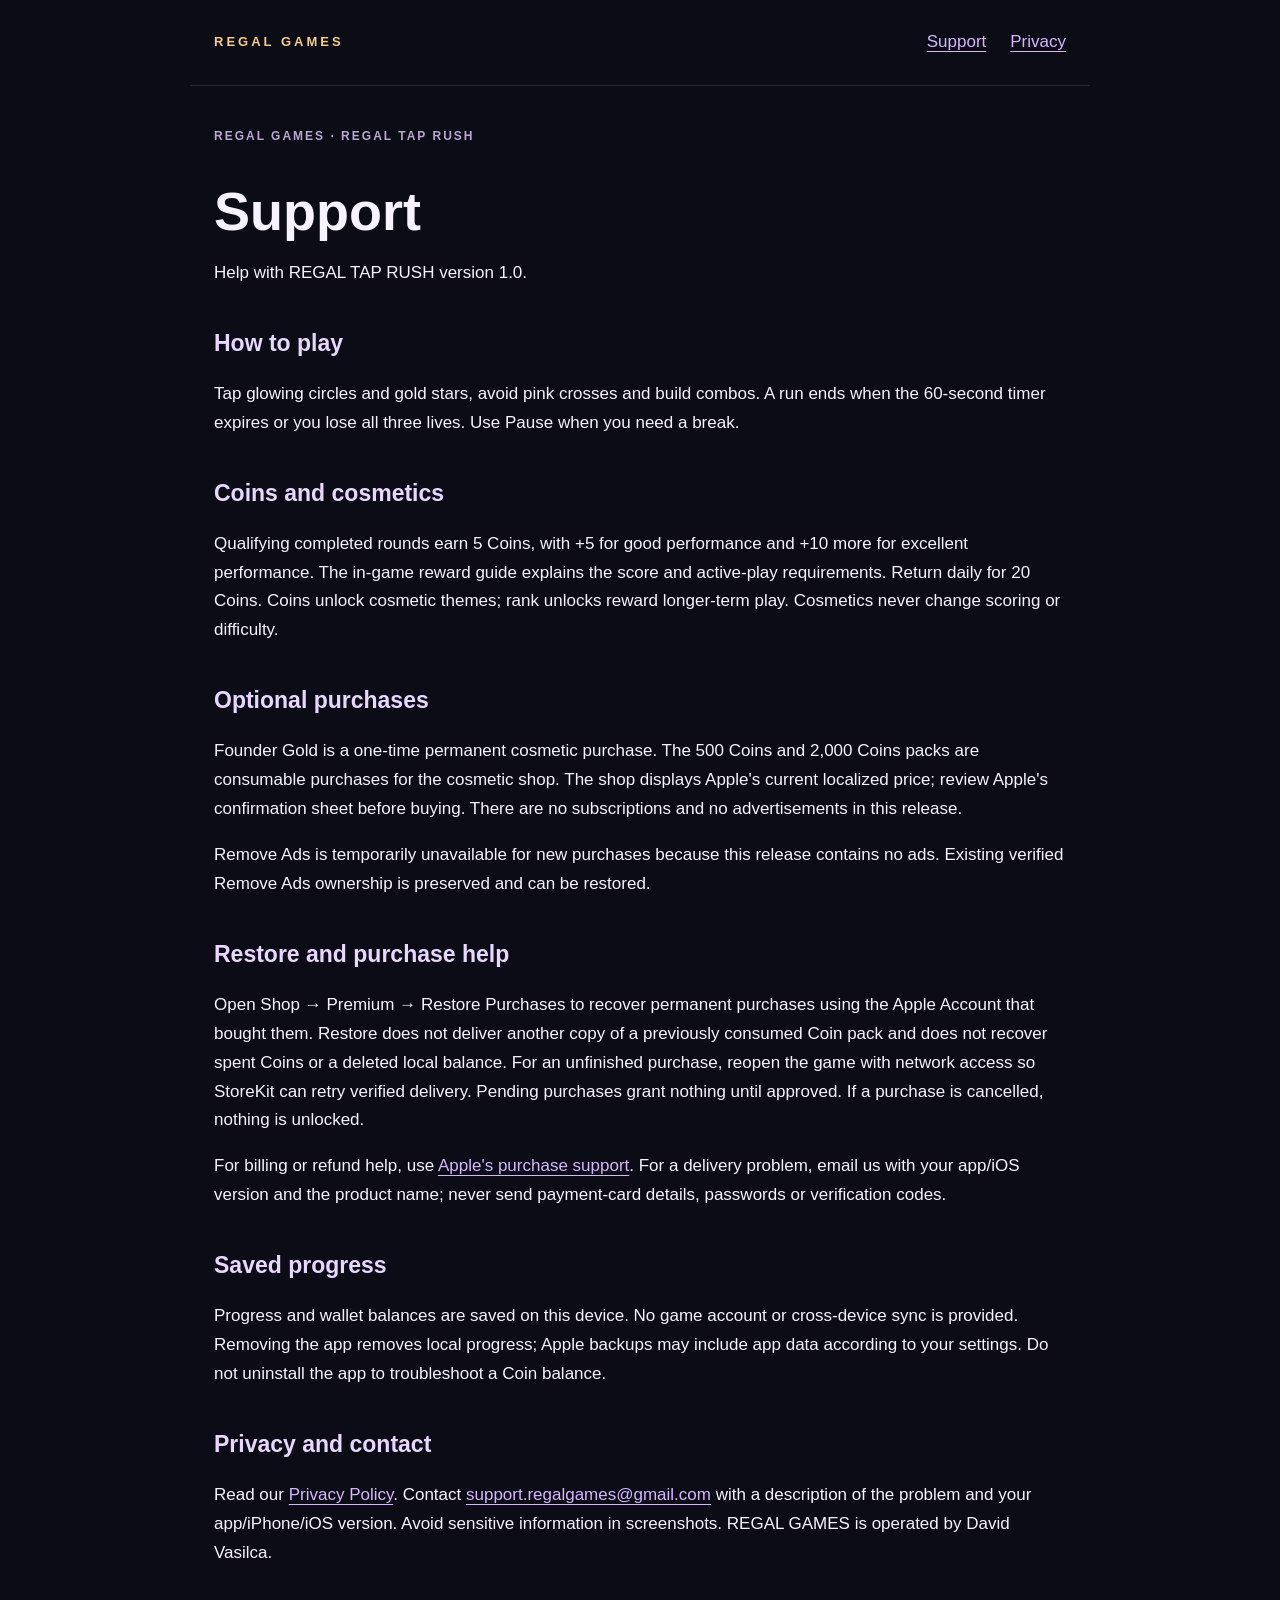
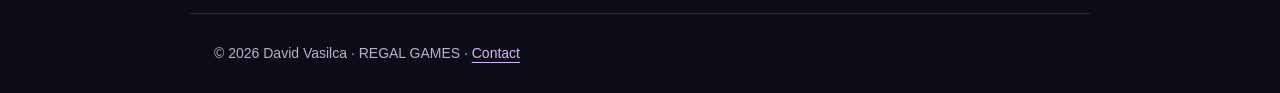
<file: index.html>
<!doctype html><html lang="en"><head><meta charset="utf-8"><meta name="viewport" content="width=device-width,initial-scale=1"><meta name="color-scheme" content="dark"><title>Support | REGAL GAMES</title><link rel="stylesheet" href="style.css"></head><body><header><a class="brand" href="index.html">REGAL GAMES</a><nav aria-label="Main"><a href="index.html">Support</a><a href="privacy.html">Privacy</a></nav></header><main><p class="eyebrow">REGAL GAMES · REGAL TAP RUSH</p><h1>Support</h1><p>Help with REGAL TAP RUSH version 1.0.</p>
<h2>How to play</h2><p>Tap glowing circles and gold stars, avoid pink crosses and build combos. A run ends when the 60-second timer expires or you lose all three lives. Use Pause when you need a break.</p>
<h2>Coins and cosmetics</h2><p>Qualifying completed rounds earn 5 Coins, with +5 for good performance and +10 more for excellent performance. The in-game reward guide explains the score and active-play requirements. Return daily for 20 Coins. Coins unlock cosmetic themes; rank unlocks reward longer-term play. Cosmetics never change scoring or difficulty.</p>
<h2>Optional purchases</h2><p>Founder Gold is a one-time permanent cosmetic purchase. The 500 Coins and 2,000 Coins packs are consumable purchases for the cosmetic shop. The shop displays Apple's current localized price; review Apple's confirmation sheet before buying. There are no subscriptions and no advertisements in this release.</p><p>Remove Ads is temporarily unavailable for new purchases because this release contains no ads. Existing verified Remove Ads ownership is preserved and can be restored.</p>
<h2>Restore and purchase help</h2><p>Open Shop → Premium → Restore Purchases to recover permanent purchases using the Apple Account that bought them. Restore does not deliver another copy of a previously consumed Coin pack and does not recover spent Coins or a deleted local balance. For an unfinished purchase, reopen the game with network access so StoreKit can retry verified delivery. Pending purchases grant nothing until approved. If a purchase is cancelled, nothing is unlocked.</p><p>For billing or refund help, use <a href="https://reportaproblem.apple.com/">Apple's purchase support</a>. For a delivery problem, email us with your app/iOS version and the product name; never send payment-card details, passwords or verification codes.</p>
<h2>Saved progress</h2><p>Progress and wallet balances are saved on this device. No game account or cross-device sync is provided. Removing the app removes local progress; Apple backups may include app data according to your settings. Do not uninstall the app to troubleshoot a Coin balance.</p>
<h2>Privacy and contact</h2><p>Read our <a href="privacy.html">Privacy Policy</a>. Contact <a href="mailto:support.regalgames@gmail.com">support.regalgames@gmail.com</a> with a description of the problem and your app/iPhone/iOS version. Avoid sensitive information in screenshots. REGAL GAMES is operated by David Vasilca.</p></main><footer>© 2026 David Vasilca · REGAL GAMES · <a href="mailto:support.regalgames@gmail.com">Contact</a></footer></body></html>
</file>
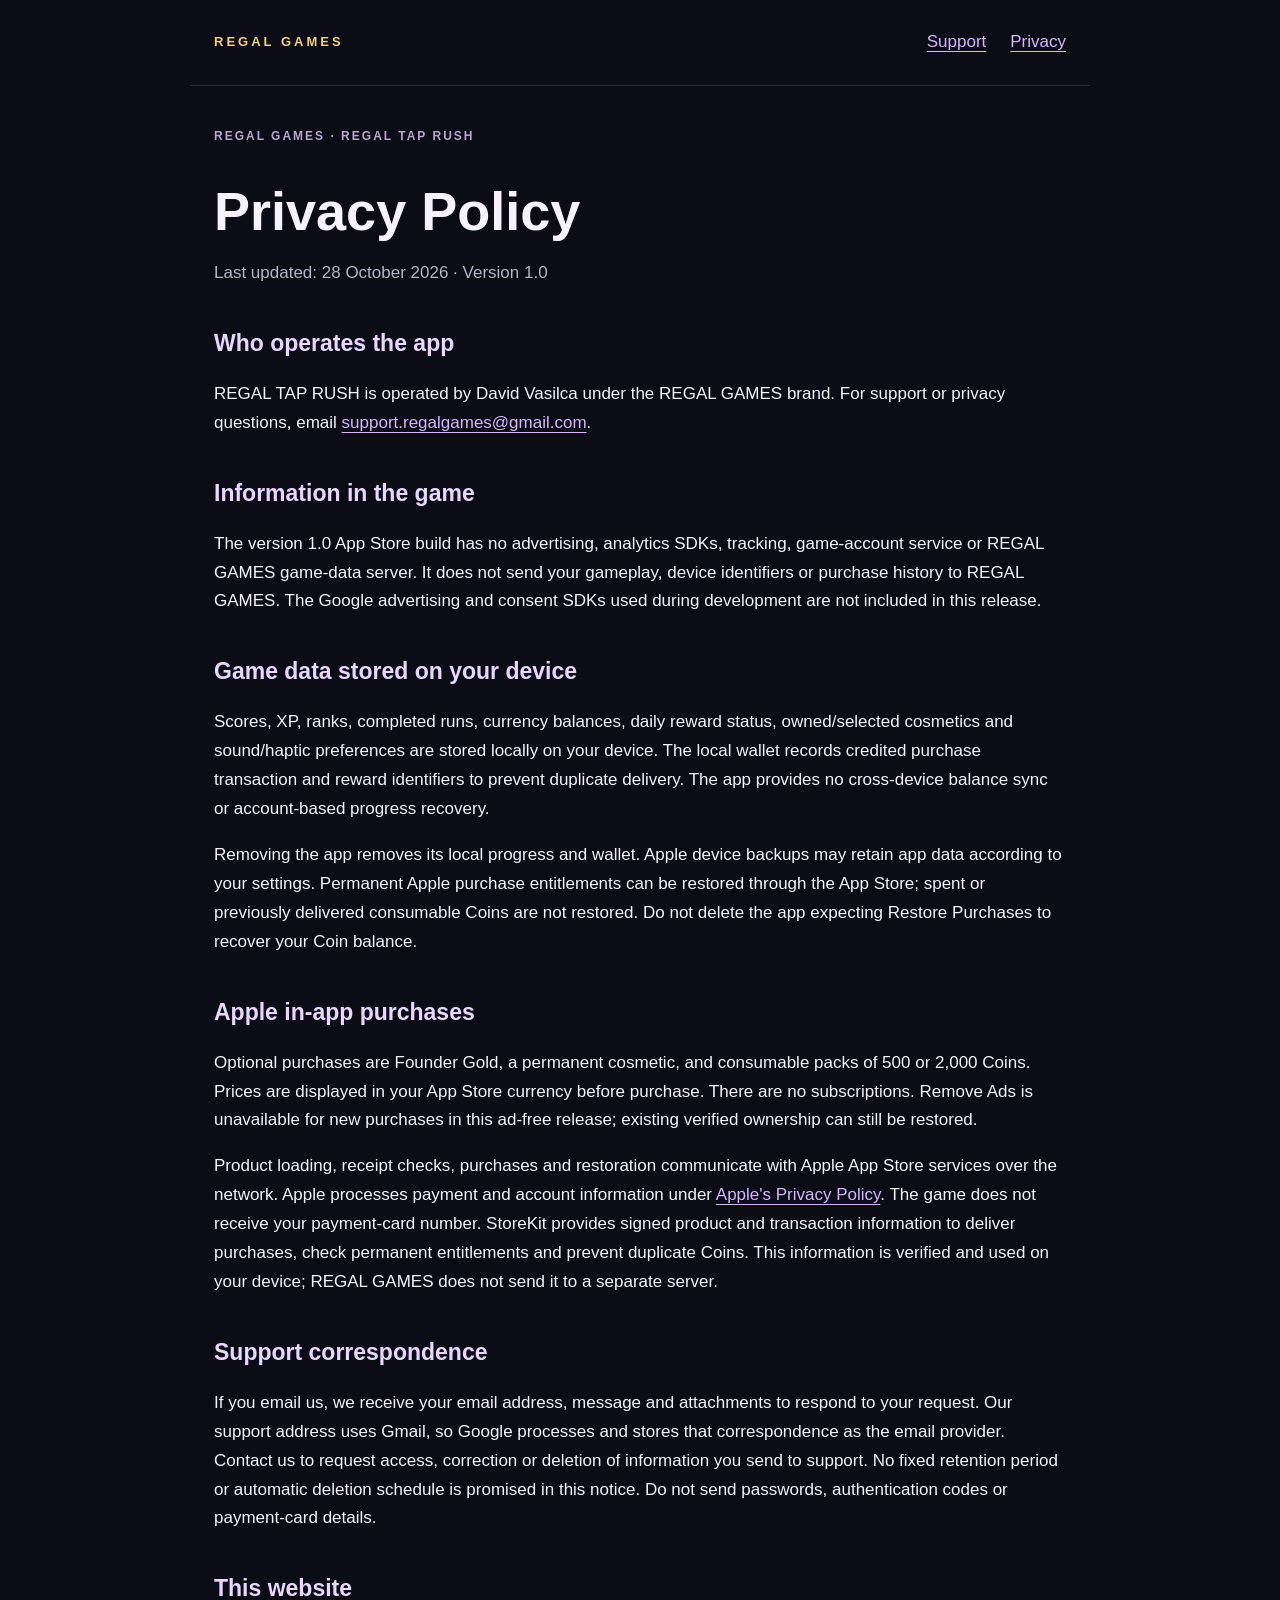
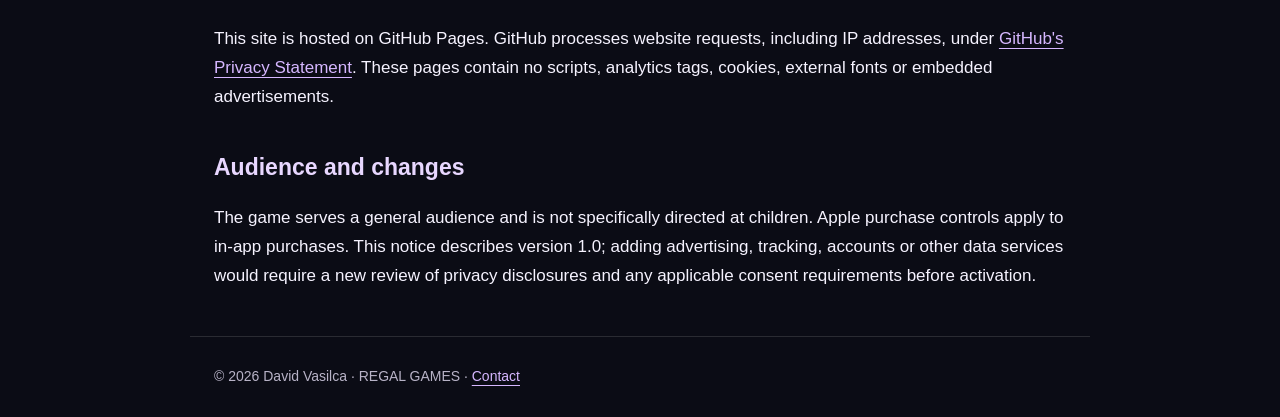
<file: privacy.html>
<!doctype html><html lang="en"><head><meta charset="utf-8"><meta name="viewport" content="width=device-width,initial-scale=1"><meta name="color-scheme" content="dark"><title>Privacy Policy | REGAL GAMES</title><link rel="stylesheet" href="style.css"></head><body><header><a class="brand" href="index.html">REGAL GAMES</a><nav aria-label="Main"><a href="index.html">Support</a><a href="privacy.html">Privacy</a></nav></header><main><p class="eyebrow">REGAL GAMES · REGAL TAP RUSH</p><h1>Privacy Policy</h1><p class="muted">Last updated: 28 October 2026 · Version 1.0</p>
<h2>Who operates the app</h2><p>REGAL TAP RUSH is operated by David Vasilca under the REGAL GAMES brand. For support or privacy questions, email <a href="mailto:support.regalgames@gmail.com">support.regalgames@gmail.com</a>.</p>
<h2>Information in the game</h2><p>The version 1.0 App Store build has no advertising, analytics SDKs, tracking, game-account service or REGAL GAMES game-data server. It does not send your gameplay, device identifiers or purchase history to REGAL GAMES. The Google advertising and consent SDKs used during development are not included in this release.</p>
<h2>Game data stored on your device</h2><p>Scores, XP, ranks, completed runs, currency balances, daily reward status, owned/selected cosmetics and sound/haptic preferences are stored locally on your device. The local wallet records credited purchase transaction and reward identifiers to prevent duplicate delivery. The app provides no cross-device balance sync or account-based progress recovery.</p><p>Removing the app removes its local progress and wallet. Apple device backups may retain app data according to your settings. Permanent Apple purchase entitlements can be restored through the App Store; spent or previously delivered consumable Coins are not restored. Do not delete the app expecting Restore Purchases to recover your Coin balance.</p>
<h2>Apple in-app purchases</h2><p>Optional purchases are Founder Gold, a permanent cosmetic, and consumable packs of 500 or 2,000 Coins. Prices are displayed in your App Store currency before purchase. There are no subscriptions. Remove Ads is unavailable for new purchases in this ad-free release; existing verified ownership can still be restored.</p><p>Product loading, receipt checks, purchases and restoration communicate with Apple App Store services over the network. Apple processes payment and account information under <a href="https://www.apple.com/legal/privacy/">Apple's Privacy Policy</a>. The game does not receive your payment-card number. StoreKit provides signed product and transaction information to deliver purchases, check permanent entitlements and prevent duplicate Coins. This information is verified and used on your device; REGAL GAMES does not send it to a separate server.</p>
<h2>Support correspondence</h2><p>If you email us, we receive your email address, message and attachments to respond to your request. Our support address uses Gmail, so Google processes and stores that correspondence as the email provider. Contact us to request access, correction or deletion of information you send to support. No fixed retention period or automatic deletion schedule is promised in this notice. Do not send passwords, authentication codes or payment-card details.</p>
<h2>This website</h2><p>This site is hosted on GitHub Pages. GitHub processes website requests, including IP addresses, under <a href="https://docs.github.com/en/site-policy/privacy-policies/github-general-privacy-statement">GitHub's Privacy Statement</a>. These pages contain no scripts, analytics tags, cookies, external fonts or embedded advertisements.</p>
<h2>Audience and changes</h2><p>The game serves a general audience and is not specifically directed at children. Apple purchase controls apply to in-app purchases. This notice describes version 1.0; adding advertising, tracking, accounts or other data services would require a new review of privacy disclosures and any applicable consent requirements before activation.</p></main><footer>© 2026 David Vasilca · REGAL GAMES · <a href="mailto:support.regalgames@gmail.com">Contact</a></footer></body></html>
</file>
<file: style.css>
*{box-sizing:border-box}body{margin:0;background:#0b0c15;color:#f6f3ff;font:17px/1.7 -apple-system,BlinkMacSystemFont,"Segoe UI",sans-serif}main,header,footer{max-width:900px;margin:auto;padding:28px 24px}header{display:flex;align-items:center;justify-content:space-between;border-bottom:1px solid #ffffff20}nav{display:flex;gap:24px}a{color:#d6b7ff;text-underline-offset:4px}a:focus-visible{outline:3px solid #ffd37c;outline-offset:6px}.brand{font-size:13px;font-weight:800;letter-spacing:3px;color:#f1cf87;text-decoration:none}h1{font-size:clamp(34px,7vw,54px);line-height:1.1;margin-bottom:16px}h2{font-size:23px;margin:36px 0 10px;color:#e8d7ff}.eyebrow{font-size:12px;font-weight:700;letter-spacing:2px;color:#b8a8cd}.notice{padding:18px 22px;background:#ffffff07;border:1px solid #ffffff20;border-radius:12px}.muted,footer{color:#b8b3c7}footer{border-top:1px solid #ffffff20;font-size:14px}li{padding:4px 0}@media(max-width:540px){header{align-items:flex-start;gap:18px;flex-direction:column}}
</file>
